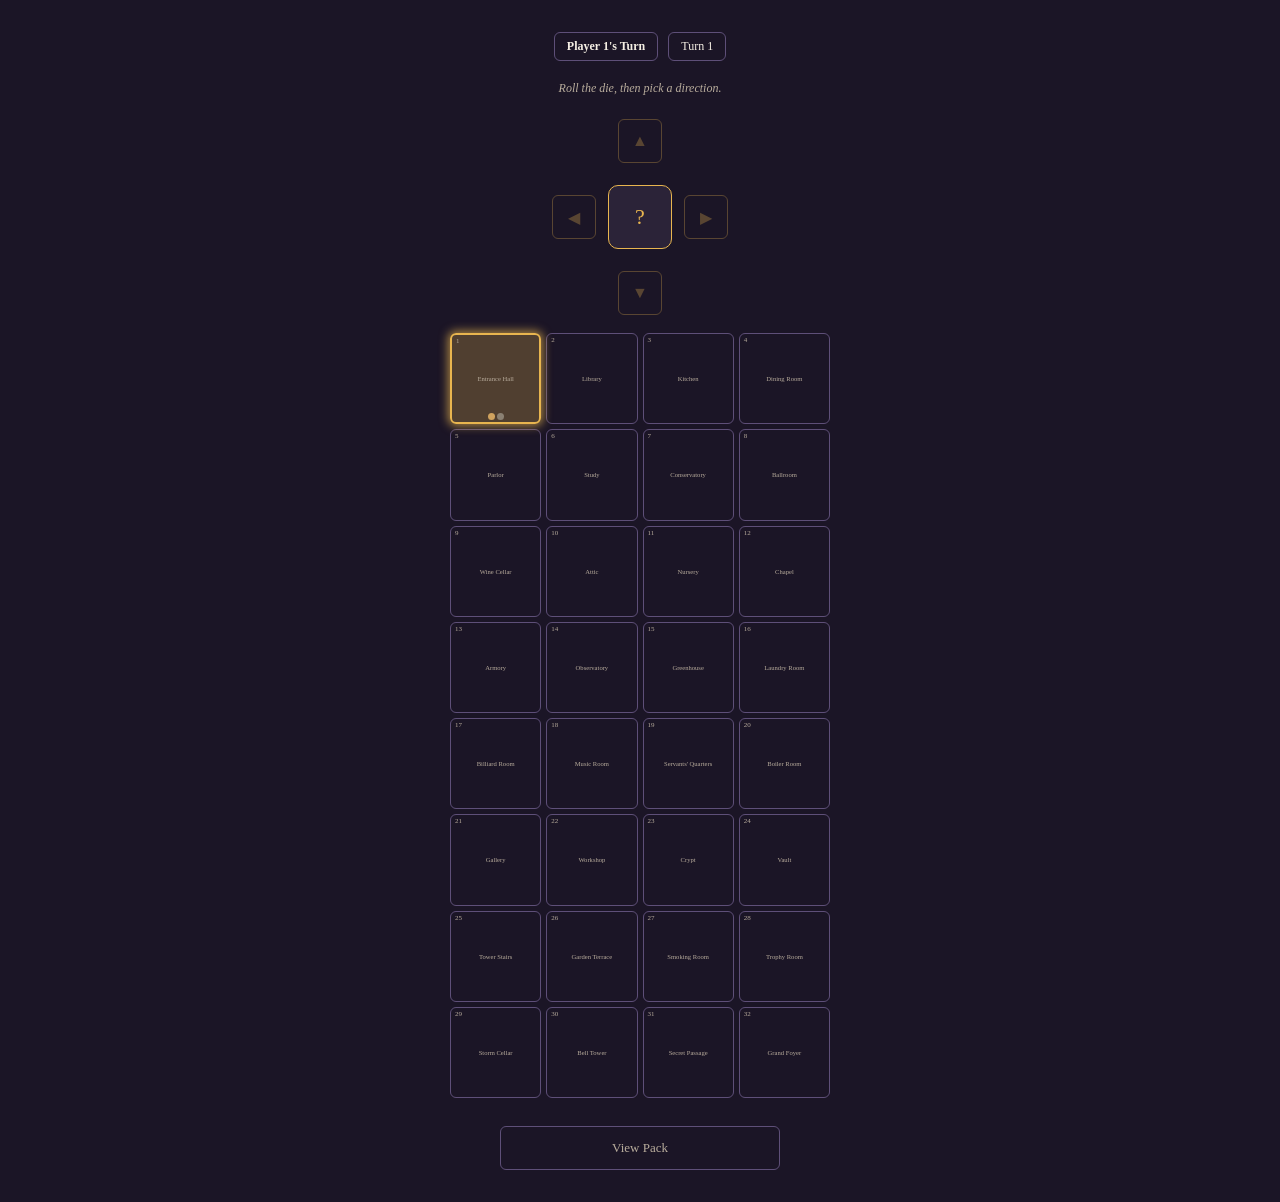
<file: board.html>
<!DOCTYPE html>
<html lang="en">
<head>
    <meta charset="UTF-8">
    <meta name="viewport" content="width=device-width, initial-scale=1.0">
    <title>Board</title>
    <link rel="stylesheet" href="styles.css">
    <link rel="stylesheet" href="board.css">
</head>
<body>
    <div class="main">
        <div class="hud">
            <div class="hud-pill hud-name"><span id="turn-name">Player</span>'s Turn</div>
            <div class="hud-pill">Turn <span id="turn-number">1</span></div>
        </div>
        <p class="flavor" id="flavor">Roll the die, then pick a direction.</p>

        <div class="dpad-row">
            <button class="dpad-btn" id="btn-up" disabled>▲</button>
        </div>
        <div class="dpad-row dpad-row-mid">
            <button class="dpad-btn" id="btn-left" disabled>◀</button>
            <button class="dice-btn" id="dice-btn">?</button>
            <button class="dpad-btn" id="btn-right" disabled>▶</button>
        </div>
        <div class="dpad-row">
            <button class="dpad-btn" id="btn-down" disabled>▼</button>
        </div>

        <div class="board-grid" id="board-grid"></div>

        <button class="pack-btn" id="btn-pack">View Pack</button>
    </div>

    <script src="board.js"></script>
</body>
</html>
</file>
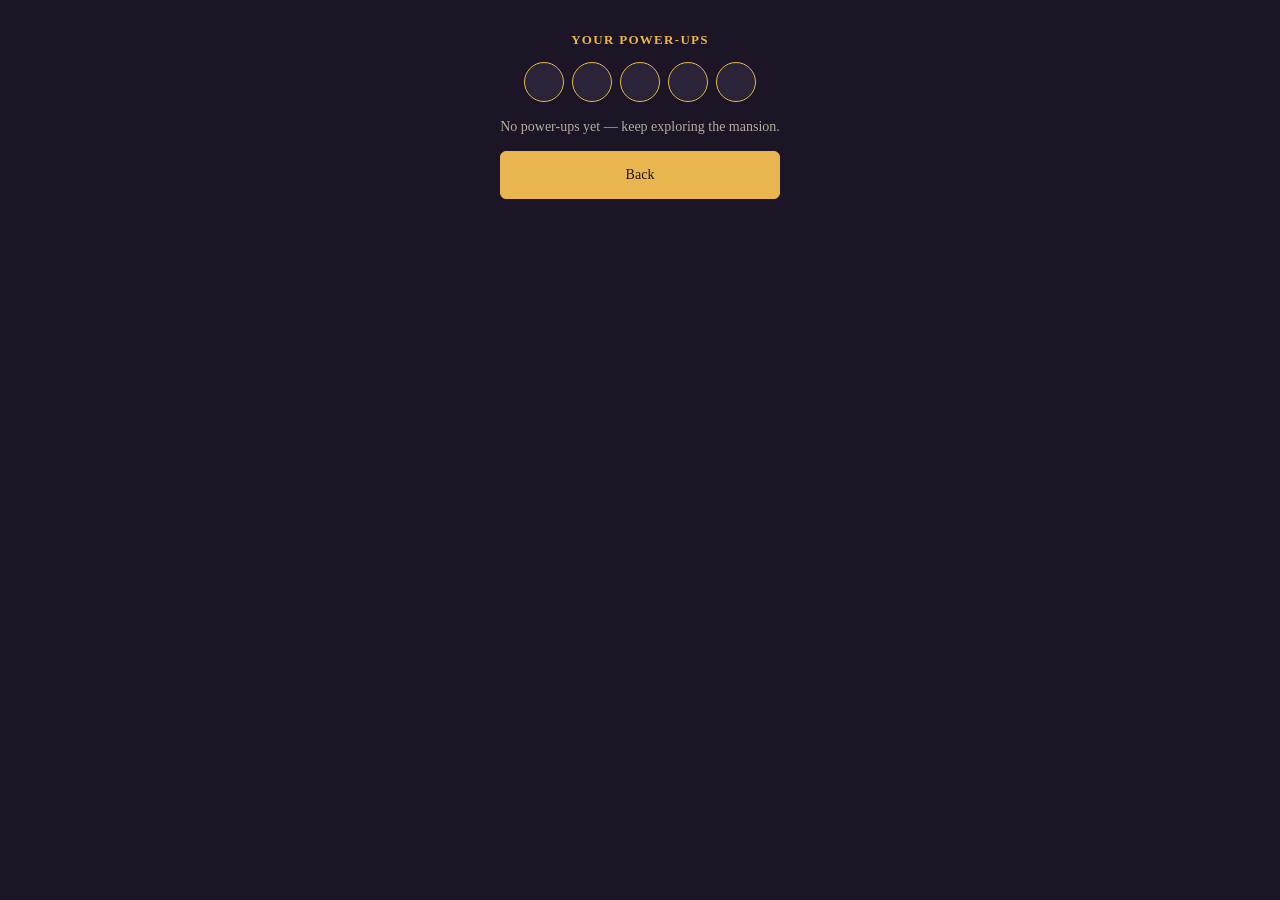
<file: Power-Up-list.html>
<!DOCTYPE html>
<html lang="en">
<head>
    <meta charset="UTF-8">
    <meta name="viewport" content="width=device-width, initial-scale=1.0">
    <title>Power-up List</title>
    <!-- Reference your external stylesheet here -->
    <link rel="stylesheet" href="styles.css">
</head>
<body>
    <div class="main">
        <h2>
        Your Power-Ups
    </h2>
    <div class="imgs">
        <img src="" alt="">
        <img src="" alt="">
        <img src="" alt="">
        <img src="" alt="">
        <img src="" alt="">
    </div>
    <div class="power-up1">
        <img src="" alt="">
        <h3>
            Example
        </h3>
        <p>
            Example
        </p>    
        <button>
            use
        </button>
    </div>
        <div class="power-up2">
        <img src="" alt="">
        <h3>
            Example
        </h3>
        <p>
            Example
        </p>
        <button>
            use
        </button>
        </div>
        <div class="power-up3">
        <img src="" alt="">
        <h3>
            Example
        </h3>
        <p>
            Example
        </p>
        <button>
            use
        </button>
    </div>
        <button id="pack-back">Back</button>
    </div>
    <script src="inventory.js"></script>
</body>
</html>
</file>
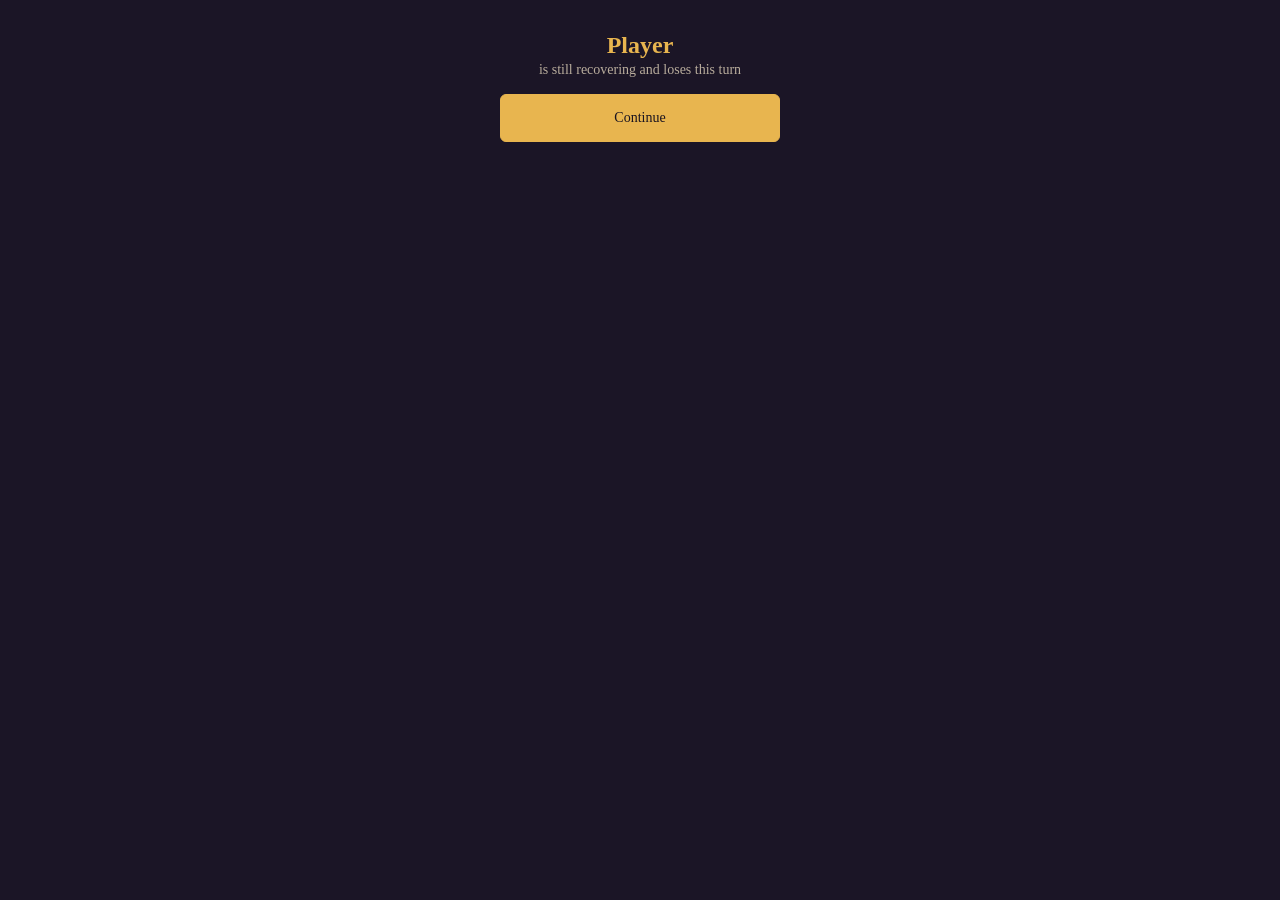
<file: skip-turn.html>
<head>
    <meta name="viewport" content="width=device-width, initial-scale=1.0">
<!DOCTYPE html>
<html lang="en">
    <meta charset="UTF-8">
    <meta name="viewport" content="width=device-width, initial-scale=1.0">
    <title>Skip Turn</title>
    <!-- Reference your external stylesheet here -->
    <link rel="stylesheet" href="styles.css">
</head>
<body>
    <div class="main">
        <div class="text">
        <h1>
            name
        </h1>
        <p>
            is still recovering and loses this turn
        </p>
        </div>
        <button>
            Continue
        </button>
    </div>
    <script src="skip.js"></script>
</body>
</file>
<file: styles.css>
/* ============================================================
   Escape the Haunted Mansion — shared stylesheet (simple version)
   Drop this file next to your 9 pages as "styles.css" — every
   page already has <link rel="stylesheet" href="styles.css">,
   so nothing else needs to change to turn this on.

   Kept deliberately plain: flat colors, no gradients, no glow
   effects, one font. Matches the classes/tags you already used
   rather than asking you to rename anything.
   ============================================================ */

:root{
  --bg: #1b1526;
  --card: #2b2338;
  --border: #5e4f78;
  --gold: #e8b54f;
  --text: #f5efe4;
  --text-dim: #b8ac9c;
}

*{ box-sizing:border-box; }

html, body{
  margin:0;
  padding:0;
  background:var(--bg);
  color:var(--text);
  font-family:Georgia, serif;
}

/* ---- shared page frame ----
   lives on <body> so pages like player-list.html, which has a
   couple of elements sitting outside the .main div, still land
   inside the same centered column */
body{
  min-height:100vh;
  max-width:420px;
  margin:0 auto;
  padding:32px 20px;
  display:flex;
  flex-direction:column;
  align-items:center;
  text-align:center;
  gap:14px;
}
main, .main, .container{
  width:100%;
  display:flex;
  flex-direction:column;
  align-items:center;
  gap:14px;
}

h1, h2, h3{ margin:0; }

h1{
  font-size:24px;
  color:var(--gold);
}

/* small label — Trap Triggered / Power-Up Found /
   Gather Your Party / Your Power-Ups all use h2 this way */
h2{
  font-size:13px;
  letter-spacing:0.1em;
  text-transform:uppercase;
  color:var(--gold);
}

p{
  font-size:14px;
  line-height:1.5;
  color:var(--text-dim);
  margin:0;
}
p.Italic{ font-style:italic; }

/* every <img> gets a simple round frame, so empty src="" still
   looks intentional instead of a broken-image icon */
img{
  width:60px;
  height:60px;
  border-radius:50%;
  background:var(--card);
  border:1px solid var(--gold);
  object-fit:cover;
}

button, Button{
  width:100%;
  max-width:280px;
  height:48px;
  border-radius:6px;
  border:1px solid var(--gold);
  font-family:Georgia, serif;
  font-size:14px;
  cursor:pointer;
  background:var(--gold);
  color:#1a1420;
}
/* second action on a two-button page reads as the quieter choice —
   index.html's "How to play", and Escaped.html's "View the Board" */
main > button:nth-of-type(2),
.button > button:first-of-type{
  background:none;
  color:var(--gold);
}

/* ---- Pass the device / Trap / Power-Up "card" pages ---- */
.box{
  width:100%;
  max-width:280px;
  padding:32px 20px;
  border:1px solid var(--border);
  border-radius:6px;
  background:var(--card);
}

/* ---- how to play: trap & power-up lists ---- */
.traps, .powerups{
  width:100%;
  display:flex;
  flex-direction:column;
  text-align:left;
  margin-top:4px;
}
.traps > div:not(.powerups), .powerups > div{
  display:flex;
  align-items:center;
  gap:12px;
  padding:8px 0;
  border-bottom:1px solid var(--border);
}
.traps img, .powerups img{ width:36px; height:36px; flex-shrink:0; }
.list p:first-child{
  font-weight:bold;
  color:var(--text);
}
.list p:last-child{ font-size:12px; }

/* ---- player list (Gather Your Party) ---- */
.entername, .addplayer, .removeplayer{
  width:100%;
  display:flex;
  align-items:center;
  gap:12px;
  padding:10px 14px;
  border-radius:6px;
  border:1px solid var(--border);
}
.entername img, .addplayer img, .removeplayer img{ width:30px; height:30px; }
.entername input{
  flex:1;
  background:none;
  border:none;
  outline:none;
  color:var(--text);
  font-family:Georgia, serif;
  font-size:15px;
}
.addplayer, .removeplayer{ border-style:dashed; color:var(--text-dim); cursor:pointer; }
.addplayer p, .removeplayer p{ margin:0; color:inherit; }
.removeplayer:disabled, .removeplayer[aria-disabled="true"]{ opacity:.35; cursor:default; }

/* ---- power-up list (pack) ---- */
.imgs{
  display:flex;
  gap:8px;
  justify-content:center;
  flex-wrap:wrap;
}
.imgs img{ width:40px; height:40px; }
[class^="power-up"]{
  width:100%;
  display:flex;
  align-items:center;
  gap:12px;
  padding:10px 12px;
  border-radius:6px;
  border:1px solid var(--border);
  text-align:left;
}
[class^="power-up"] img{ width:32px; height:32px; flex-shrink:0; }
[class^="power-up"] h3{ font-size:13px; color:var(--text); }
[class^="power-up"] p{ flex:1; font-size:12px; }
[class^="power-up"] button{
  width:auto;
  height:32px;
  padding:0 12px;
  font-size:12px;
  max-width:none;
}

/* ---- escaped (winner) ---- */
.info{ display:flex; flex-direction:column; align-items:center; gap:6px; }
.Turns, .left-inside{
  display:inline-block;
  min-width:110px;
  padding:10px 0;
  margin:4px 6px;
  border-radius:6px;
  border:1px solid var(--border);
}
.continue{
  margin-top:auto;
  width:100%;
  display:flex;
  flex-direction:column;
  align-items:center;
  gap:10px;
}
.continue .button{
  width:100%;
  display:flex;
  flex-direction:column;
  align-items:center;
  gap:10px;
}
/* "back to home" is an h2 here, but it's meant to read as a quiet
   text link rather than a section label */
.continue > h2{
  text-transform:none;
  letter-spacing:0;
  font-style:italic;
  font-size:13px;
  color:var(--text-dim);
  cursor:pointer;
}
</file>
<file: board.css>
/* Board screen only — link this after styles.css so it can use the
   same color variables (--bg, --card, --border, --gold, --text, --text-dim) */

.hud{
  display:flex;
  gap:10px;
  justify-content:center;
  width:100%;
}
.hud-pill{
  padding:6px 12px;
  border:1px solid var(--border);
  border-radius:6px;
  font-size:12px;
  white-space:nowrap;
}
.hud-name{ font-weight:bold; }

.flavor{
  font-style:italic;
  font-size:12px;
  min-height:16px;
  margin-top:4px;
}

.board-grid{
  display:grid;
  grid-template-columns:repeat(4, 1fr);
  gap:5px;
  width:100%;
  margin-top:4px;
}
.tile{
  position:relative;
  aspect-ratio:1;
  border:1px solid var(--border);
  border-radius:6px;
  display:flex;
  flex-direction:column;
  align-items:center;
  justify-content:center;
  padding:3px;
  overflow:hidden;
}
.tile.current{
  border-color:var(--gold);
  border-width:2px;
  background:rgba(232,181,79,0.26);
  box-shadow:0 0 10px 2px rgba(232,181,79,0.7);
  animation:tile-pulse 1.1s ease-in-out infinite;
  z-index:1;
}
@keyframes tile-pulse{
  0%, 100%{
    box-shadow:0 0 6px 1px rgba(232,181,79,0.5);
    background:rgba(232,181,79,0.18);
  }
  50%{
    box-shadow:0 0 18px 5px rgba(232,181,79,0.95);
    background:rgba(232,181,79,0.38);
  }
}

/* shows where the current player would land, while hovering/focusing
   a d-pad arrow — a cool tone so it reads as "preview" rather than
   being mistaken for the gold "you are here" highlight */
.tile-preview{
  border-color:#7ecbe8;
  border-width:2px;
  border-style:dashed;
  background:rgba(126,203,232,0.16);
  box-shadow:0 0 10px 2px rgba(126,203,232,0.55);
  z-index:1;
}
.tile-token{
  animation:token-pop .3s ease-out;
}
@keyframes token-pop{
  0%{ transform:scale(0); opacity:0; }
  60%{ transform:scale(1.3); opacity:1; }
  100%{ transform:scale(1); }
}
.tile-num{
  position:absolute;
  top:2px;
  left:4px;
  font-size:7px;
  color:var(--text-dim);
}
.tile-name{
  font-size:6.6px;
  line-height:1.1;
  text-align:center;
  color:var(--text-dim);
}
.tile-tokens{
  position:absolute;
  bottom:2px;
  display:flex;
  gap:2px;
}
.tile-token{
  width:7px;
  height:7px;
  border-radius:50%;
}

.dpad-row{
  display:flex;
  justify-content:center;
  margin-top:8px;
}
.dpad-row-mid{ gap:12px; align-items:center; }
.dpad-btn{
  width:44px;
  height:44px;
  border-radius:6px;
  border:1px solid var(--gold);
  background:none;
  color:var(--gold);
  font-size:16px;
  cursor:pointer;
  transition:background .15s, box-shadow .15s, transform .1s;
}
.dpad-btn:disabled{ opacity:.3; cursor:default; }
.dpad-btn:not(:disabled):hover,
.dpad-btn:not(:disabled):focus-visible{
  background:rgba(126,203,232,0.18);
  border-color:#7ecbe8;
  color:#7ecbe8;
  box-shadow:0 0 8px 1px rgba(126,203,232,0.5);
  transform:translateY(-1px);
}
.dice-btn{
  width:64px;
  height:64px;
  border-radius:10px;
  border:1px solid var(--gold);
  background:var(--card);
  color:var(--gold);
  font-size:22px;
  cursor:pointer;
}
.dice-btn:disabled{ opacity:.3; cursor:default; }

.pack-btn{
  width:100%;
  height:44px;
  margin-top:14px;
  border-radius:6px;
  border:1px solid var(--border);
  background:none;
  color:var(--text-dim);
  font-family:Georgia, serif;
  font-size:13px;
  cursor:pointer;
}
.pack-btn:disabled{ opacity:.3; cursor:default; }

/* ---- Escaped.html: "The Mansion Revealed" grid, reuses .board-grid/.tile ---- */
.reveal-tile{ gap:2px; }
.reveal-icon{
  width:18px;
  height:18px;
  margin-top:1px;
}
.reveal-label{
  font-size:6px;
  line-height:1.1;
  text-align:center;
  color:var(--text-dim);
}
.reveal-exit{
  border-color:var(--gold);
  background:rgba(232,181,79,0.16);
}
.reveal-trap{
  border-color:#c2655c;
  background:rgba(194,101,92,0.14);
}
.reveal-powerup{
  border-color:#7ecbe8;
  background:rgba(126,203,232,0.14);
}
</file>
